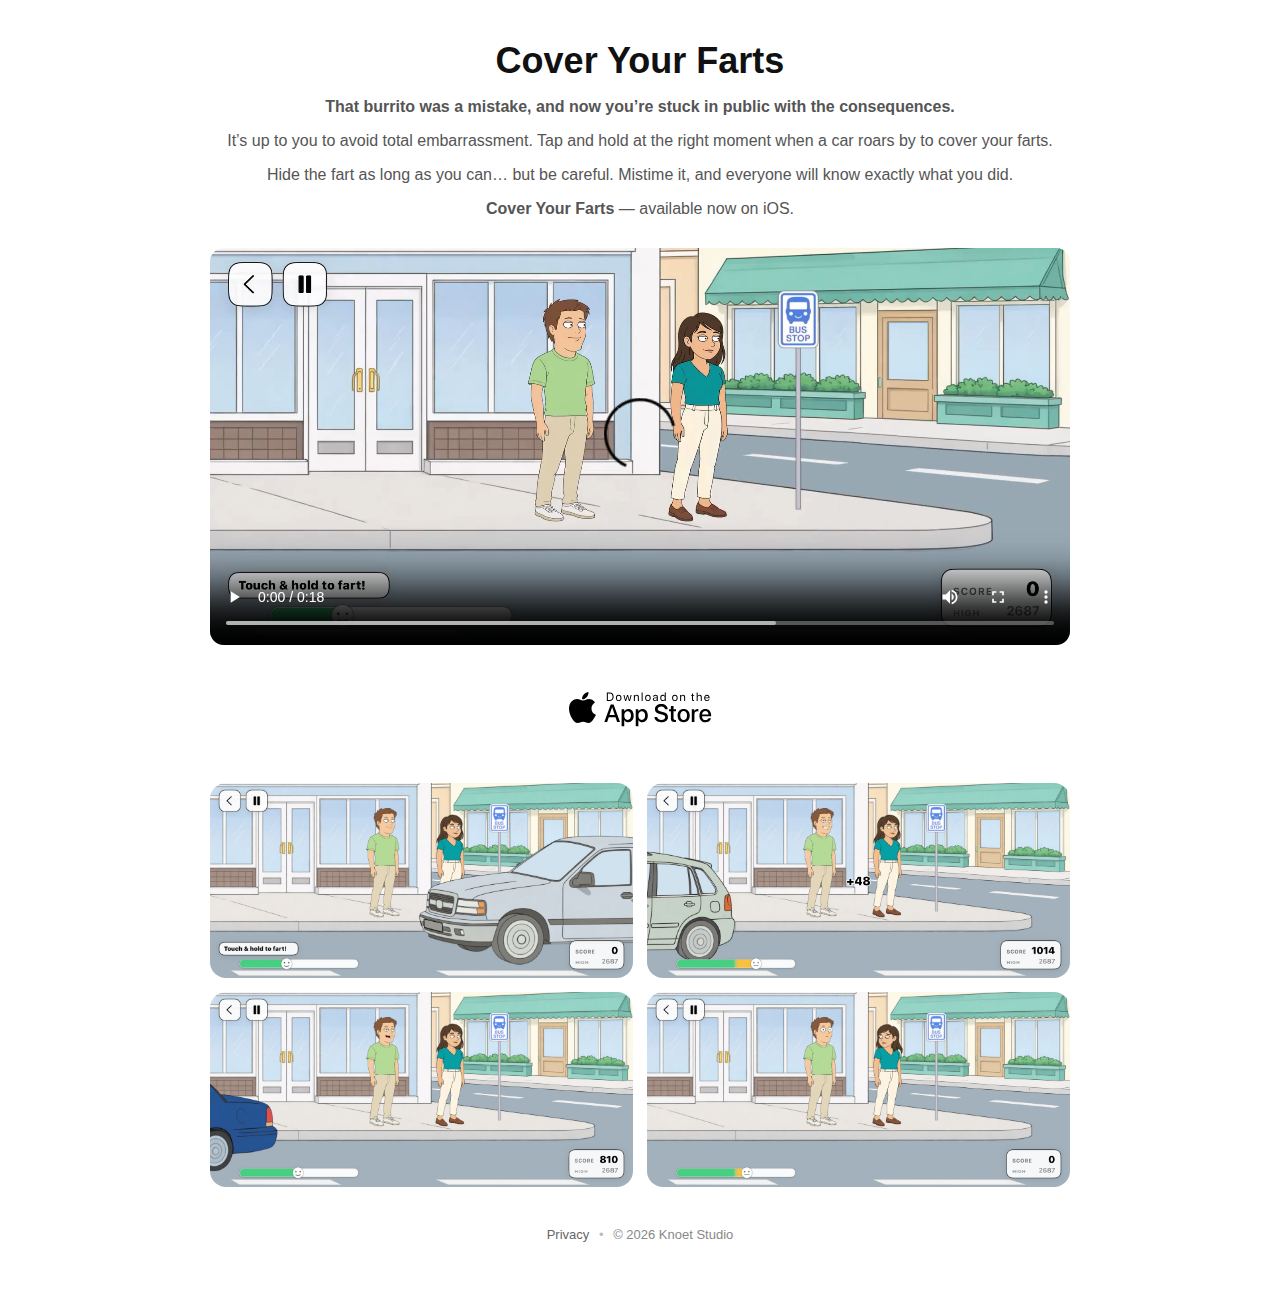
<file: index.html>
<!doctype html>
<html lang="en">
<head>
  <meta charset="utf-8" />
  <meta name="viewport" content="width=device-width, initial-scale=1" />
  <title>Cover Your Farts - Hide The Fart iOS app game</title>

  <link rel="stylesheet" href="styles.css" />
  <link rel="icon" href="media/favicon.png" />
</head>

<body>

  <main class="container">

    <h1>Cover Your Farts</h1>

<div class="subtitle">
  <p>
    <strong>That burrito was a mistake, and now you’re stuck in public with the consequences.</strong>
  </p>

  <p>
    It’s up to you to avoid total embarrassment. Tap and hold at the right moment when a car roars by to cover your farts.
  </p>

  <p>
    Hide the fart as long as you can… but be careful. Mistime it, and everyone will know exactly what you did.
  </p>

  <p class="cta">
    <strong>Cover Your Farts</strong> — available now on iOS.
  </p>
</div>
    <!-- Video -->
    <div class="video-wrap">
      <video controls playsinline preload="metadata">
        <source src="media/test2.mp4" type="video/mp4">
      </video>
    </div>

    <!-- App Store -->
    <div class="store">
      <a href="https://apps.apple.com/" target="_blank" rel="noopener">
        <img src="media/app-store-light.svg" alt="Download on the App Store">
      </a>
    </div>

    <!-- Screenshots -->
    <div class="screens">
      <img src="media/IMG_6313.jpg" alt="">
      <img src="media/IMG_6321.jpg" alt="">
      <img src="media/IMG_6320.jpg" alt="">
      <img src="media/IMG_6323.jpg" alt="">
    </div>

    <footer>
      <a href="privacy.html">Privacy</a>
      <span class="dot">•</span>
      <span>© 2026 Knoet Studio</span>
    </footer>

  </main>

</body>
</html>
</file>
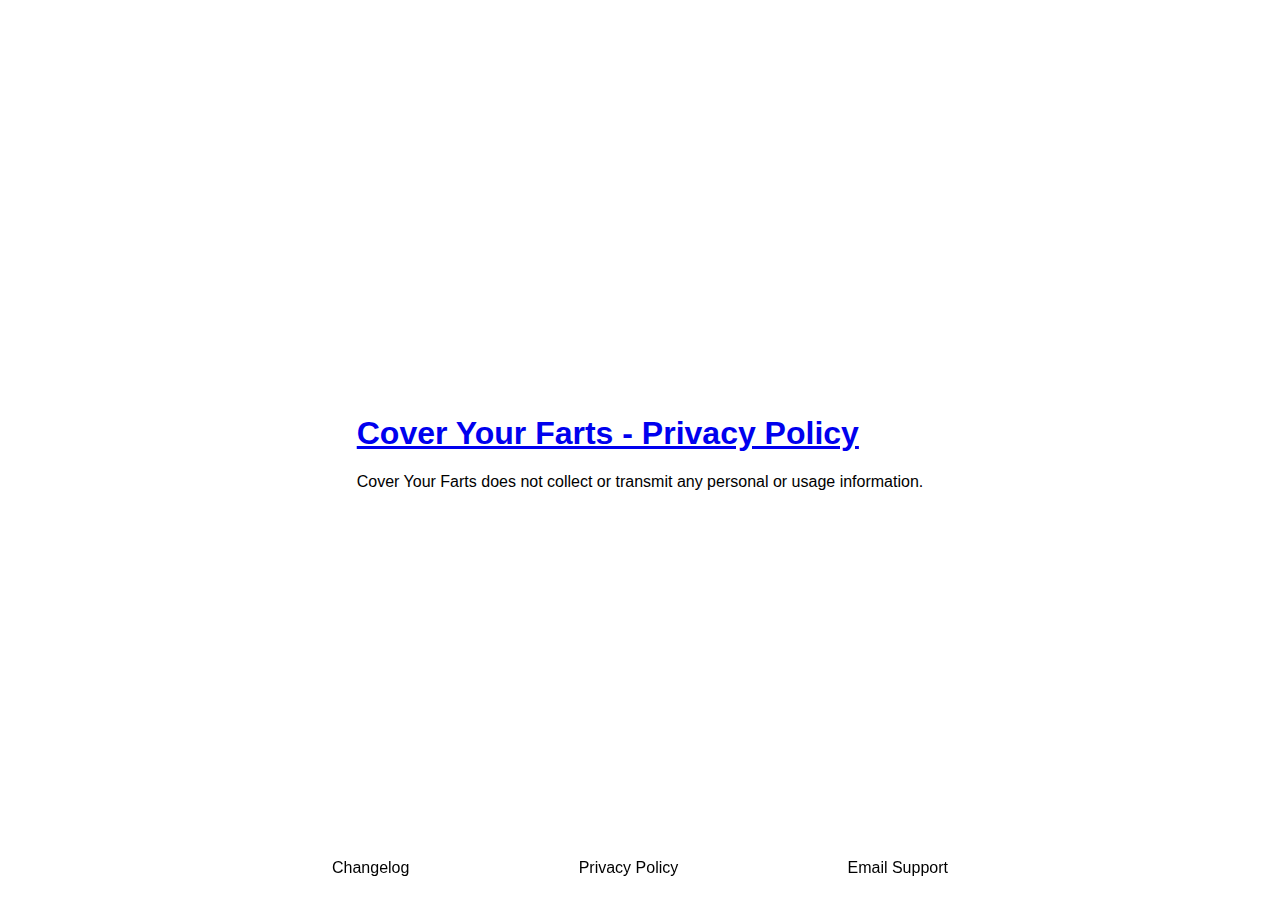
<file: privacy.html>
<!DOCTYPE html>
<html>
   <head>
      <meta http-equiv="Content-Type" content="text/html; charset=UTF-8">
      <meta http-equiv="x-ua-compatible" content="ie=edge">
      <meta name="viewport" content="width=device-width, initial-scale=1, shrink-to-fit=no">
  <title>Cover Your Farts - Hide The Fart iOS app game</title>
      <style>
         /* Basic body styles for centering content */
         body, html {
            margin: 0;
            padding: 0;
            height: 100%;
            display: flex;
            flex-direction: column;
            align-items: center;
            justify-content: center;
            font-family: Arial, sans-serif;
            text-align: center;
         }

         .content {
            max-width: 600px;
         }

         /* Footer styles */
         footer {
            bottom: 0;
            height: 64px;
            max-width: 616px;
            padding: 0 32px;
            width: 50vw;
            position: fixed;
            left: 50%;
            transform: translateX(-50%);
            display: flex;
            flex-direction: row;
            align-items: center;
            z-index: 1;
         }

         footer:before {
            content: "";
            width: 100%;
            position: absolute;
            z-index: -1;
            height: 128px;
            bottom: 0;
            left: 0;
            pointer-events: none;
            background-image: var(--footer-background-image);
         }

         footer ul {
            display: flex;
            flex-direction: row;
            align-items: center;
            justify-content: space-between;
            width: 100%;
            height: 64px;
            list-style: none; /* Remove dots */
            margin: 0; /* Remove default margin */
            padding: 0; /* Remove default padding */
         }

         footer ul li {
            font-weight: 400;
            font-size: 16px;
            color: var(--body-text-color, black);
            cursor: pointer;
         }

         footer ul li a {
            text-decoration: none;
            color: var(--body-text-color, black);
         }

         @media screen and (max-width: 956px) {
            footer {
               width: 100%;
               left: 50%;
               padding: 0 16px;
            }
         }

         @media screen and (max-width: 562px) {
            footer ul {
               flex-wrap: wrap;
               justify-content: center;
            }

            footer ul li {
               padding: 0 8px;
            }
         }
         .content {
            max-width: 600px;
            text-align: left; /* Align text to the left */
         }

         .content p {
            margin-bottom: 16px;
         }

         .content ul {
            list-style-type: disc; /* Use bullets */
            margin: 0;
            padding: 0 0 0 20px; /* Indent bullets slightly */
         }

         .content ul li {
            margin-bottom: 8px; /* Add spacing between items */
         }
      </style>
   </head>
   <body>
      <div class="content">
         <h1><a href="index.html">Cover Your Farts - Privacy Policy</a></h1>
         <p>Cover Your Farts does not collect or transmit any personal or usage information.</p>
      </div>
      </div>
      <footer>
         <ul>
            <li><a href="release-notes.html">Changelog</a></li>
            <li><a href="privacy.html">Privacy Policy</a></li>
            <li><a href="mailto:knoetcontact@gmail.com">Email Support</a></li>
         </ul>
      </footer>
   </body>
</html>
</file>
<file: styles.css>
* {
  box-sizing: border-box;
}

body {
  margin: 0;
  font-family: -apple-system, BlinkMacSystemFont, Roboto, sans-serif;
  background: #ffffff;
  color: #111;
}

.container {
  max-width: 900px;
  margin: auto;
  padding: 40px 20px 60px;
  text-align: center;
}

h1 {
  margin: 0;
  font-size: 36px;
  font-weight: 600;
}

.subtitle {
  margin-top: 10px;
  margin-bottom: 30px;
  color: #555;
  font-size: 16px;
}

/* Video */

.video-wrap {
  margin-bottom: 30px;
}

video {
  width: 100%;
  max-width: 900px;
  border-radius: 14px;
}

/* App Store */

.store {
  display: flex;
  justify-content: center;
  margin: 30px 0 40px;
}

.store img {
  height: 60px;
  transition: transform 0.2s ease;
}

.store img:hover {
  transform: translateY(-2px);
}

/* Screenshots */

.screens {
  display: grid;
  grid-template-columns: repeat(2, 1fr);
  gap: 14px;
}

.screens img {
  width: 100%;
  border-radius: 16px;
}

/* Footer */

footer {
  margin-top: 40px;
  font-size: 13px;
  color: #888;
}

/* Mobile */

@media (max-width: 600px) {
  .screens {
    grid-template-columns: 1fr;
  }

  h1 {
    font-size: 30px;
  }
}

footer a {
  color: #666;
  text-decoration: none;
}

footer a:hover {
  text-decoration: underline;
}

.dot {
  margin: 0 6px;
  color: #bbb;
}
</file>
